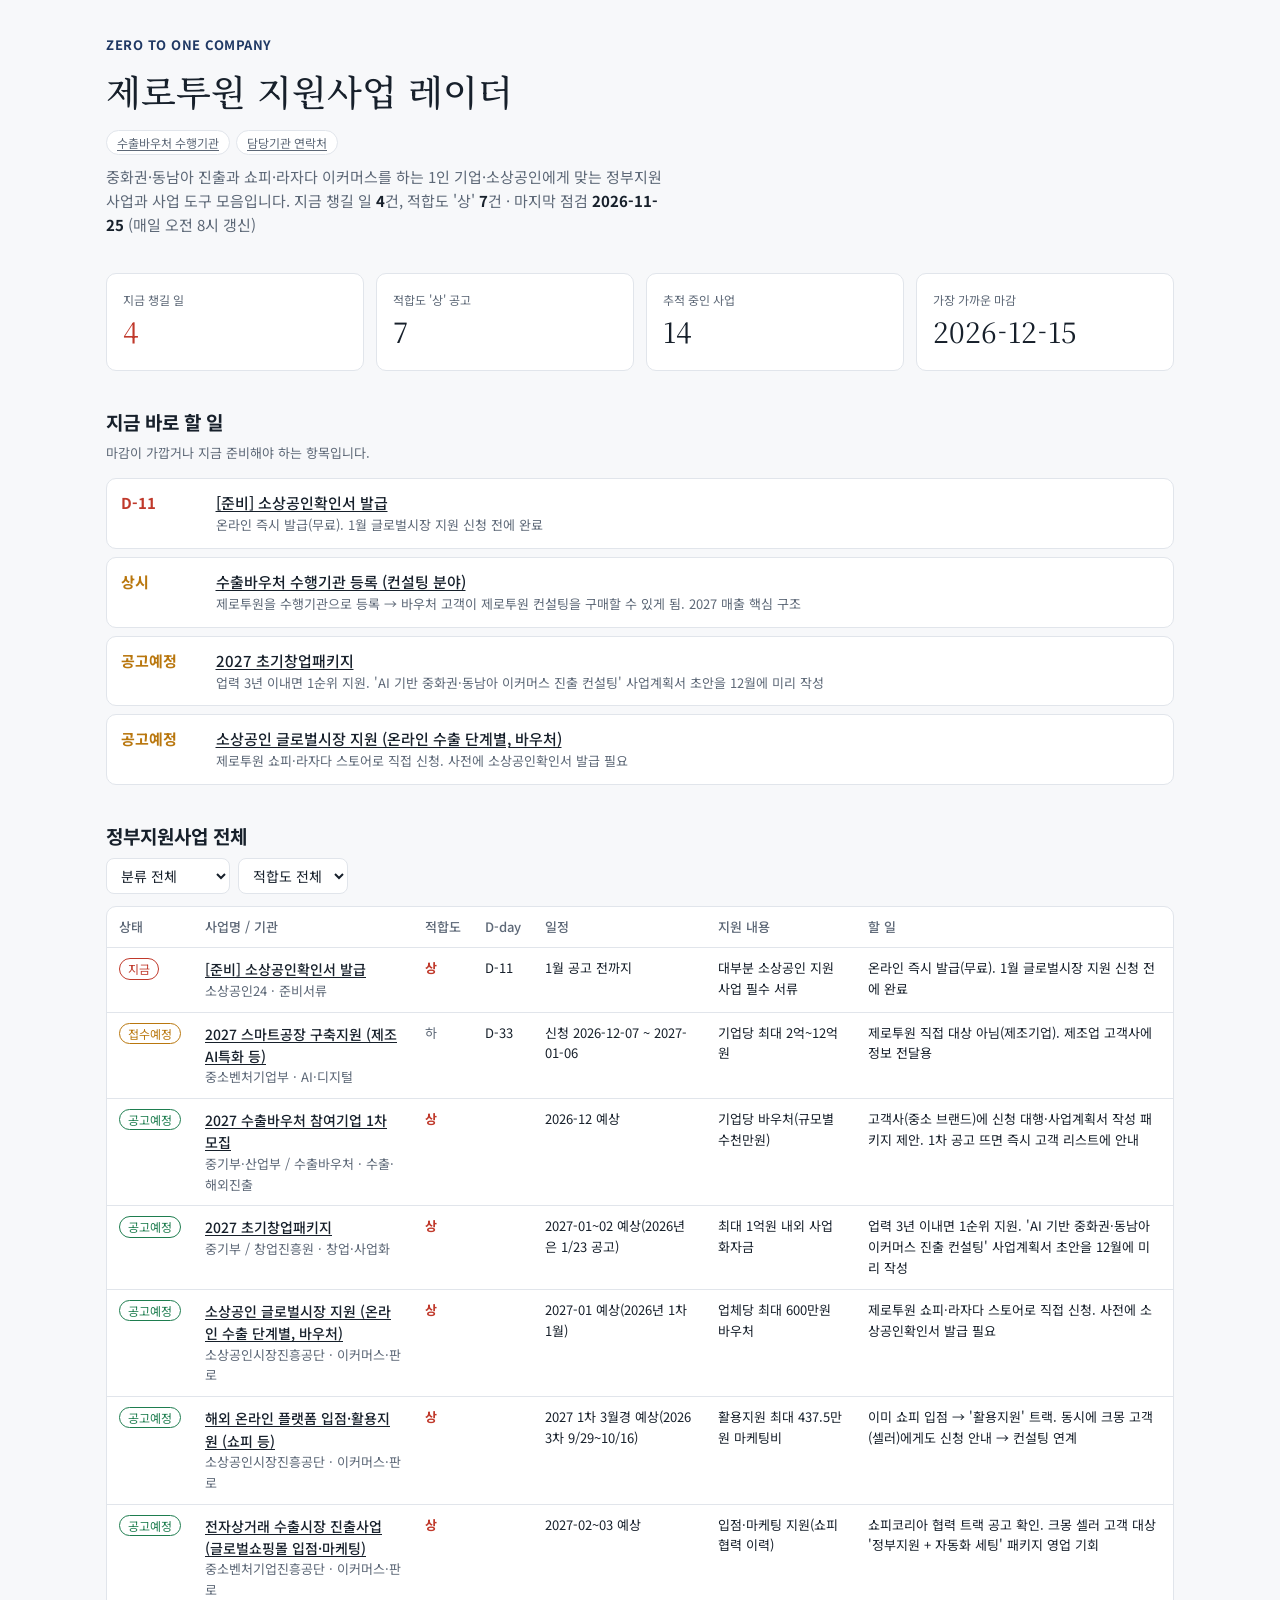
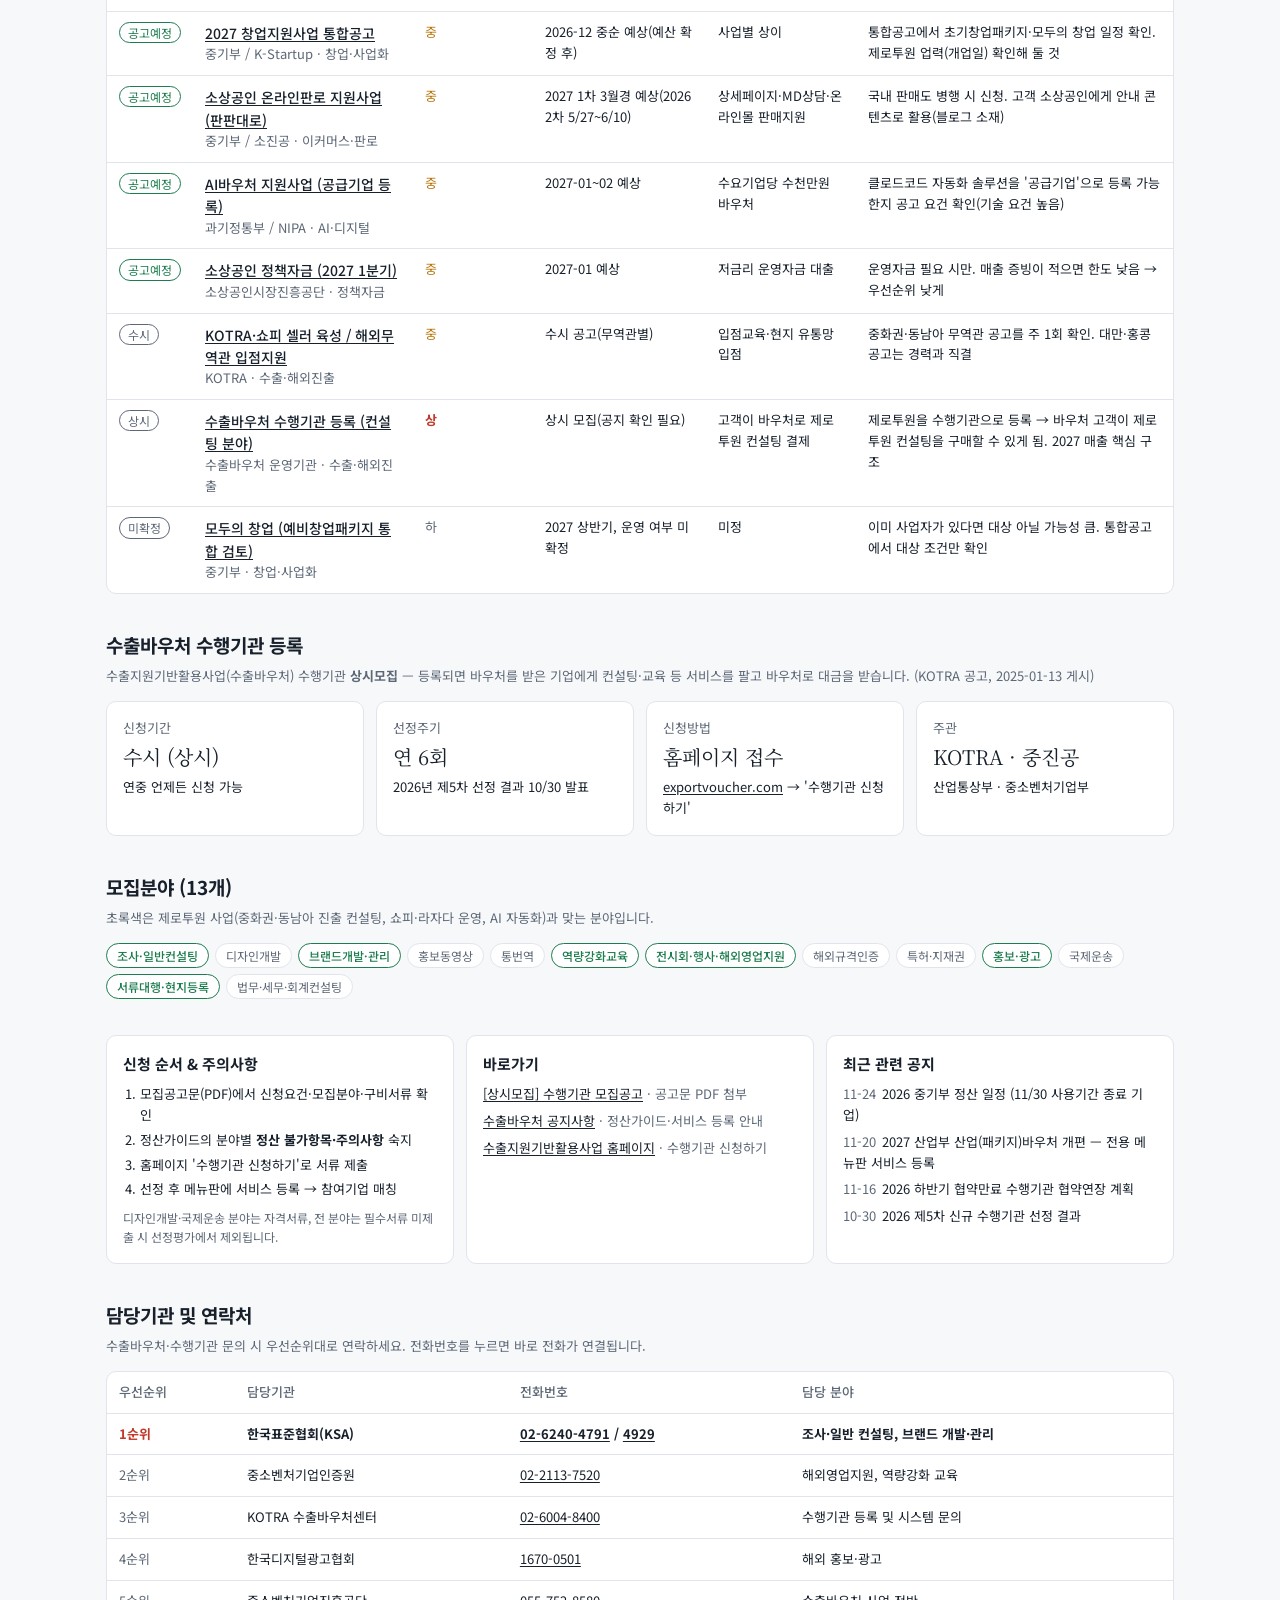
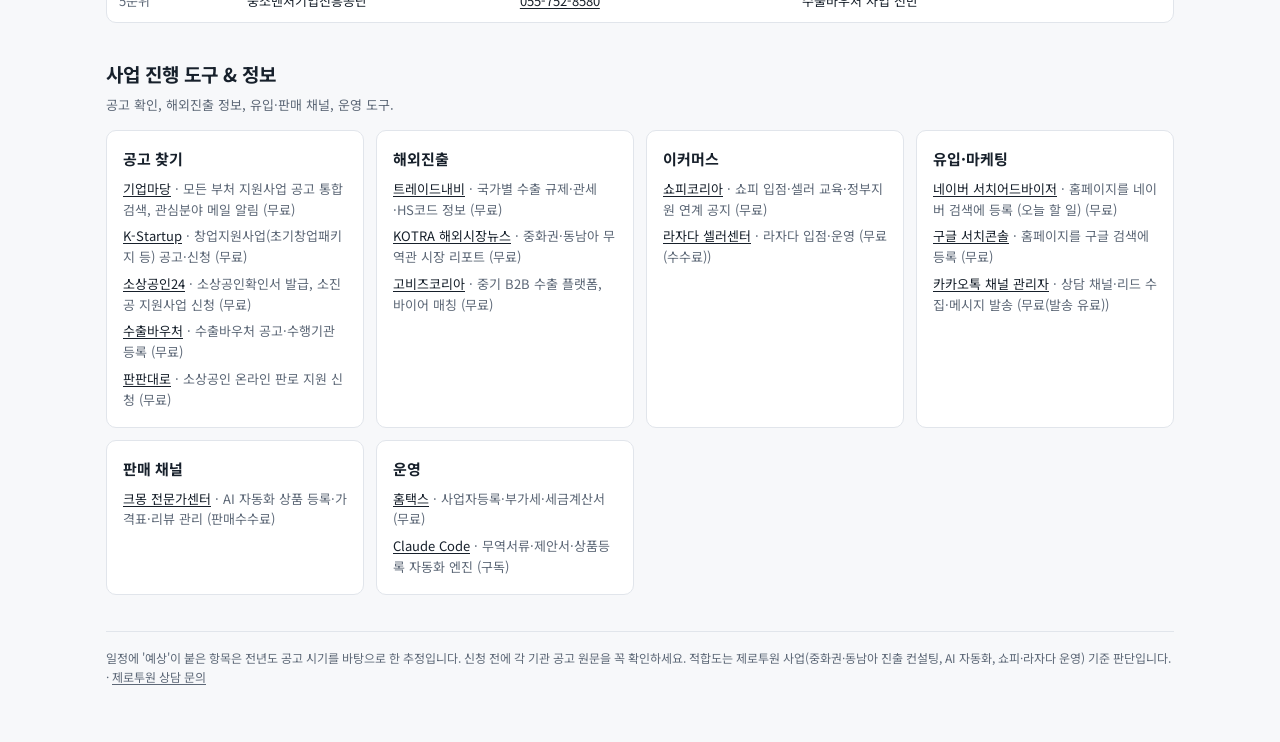
<file: radar/index.html>
<!doctype html>
<html lang="ko">
<head>
<meta charset="utf-8">
<meta name="viewport" content="width=device-width, initial-scale=1">
<title>제로투원 지원사업 레이더</title>
<meta name="description" content="중화권·동남아 진출, 쇼피·라자다 이커머스 1인 기업에 맞는 정부지원사업과 사업 도구 — 매일 오전 8시 갱신">
<link rel="preconnect" href="https://fonts.googleapis.com">
<link href="https://fonts.googleapis.com/css2?family=Noto+Sans+KR:wght@400;500;700&family=Noto+Serif+KR:wght@500&display=swap" rel="stylesheet">
<style>
  :root {
    --bg: #f7f8fa; --panel: #ffffff; --fg: #17202b; --muted: #5d6877; --line: #e1e5eb;
    --accent: #1f3864; --bad: #c0392b; --warn: #b9770e; --ok: #1e7d4f;
    --sans: "Noto Sans KR", system-ui, sans-serif; --serif: "Noto Serif KR", Georgia, serif;
  }
  @media (prefers-color-scheme: dark) {
    :root { --bg: #11161d; --panel: #18202a; --fg: #e8edf3; --muted: #9aa6b5; --line: #2a3441;
      --accent: #8fb0e8; --bad: #ff7b6b; --warn: #f0b44c; --ok: #5cc98f; color-scheme: dark; }
  }
  * { box-sizing: border-box; }
  body { margin: 0; background: var(--bg); color: var(--fg); font-family: var(--sans); font-size: 15px; line-height: 1.6; }
  .wrap { max-width: 1100px; margin: 0 auto; padding: 32px 16px 56px; display: flex; flex-direction: column; gap: 36px; }
  header .brand { font-size: 13px; color: var(--accent); font-weight: 700; letter-spacing: .04em; text-decoration: none; }
  h1 { font-family: var(--serif); font-weight: 500; font-size: clamp(26px, 4vw, 36px); margin: 6px 0 10px; }
  .lede { color: var(--muted); margin: 0; max-width: 70ch; }
  .lede b { color: var(--fg); font-variant-numeric: tabular-nums; }
  .tiles { display: grid; grid-template-columns: repeat(auto-fit, minmax(160px, 1fr)); gap: 12px; }
  .tile { background: var(--panel); border: 1px solid var(--line); border-radius: 10px; padding: 16px; }
  .tile .k { font-size: 12px; color: var(--muted); }
  .tile .v { font-family: var(--serif); font-size: 28px; font-variant-numeric: tabular-nums; }
  .tile.hot .v { color: var(--bad); }
  h2 { font-size: 19px; margin: 0 0 6px; }
  .sub { color: var(--muted); font-size: 13px; margin: 0 0 14px; }
  .todo { list-style: none; margin: 0; padding: 0; display: flex; flex-direction: column; gap: 8px; }
  .todo li { display: grid; grid-template-columns: 5.5em 1fr; gap: 12px; background: var(--panel); border: 1px solid var(--line); border-radius: 10px; padding: 12px 14px; }
  .todo li > div { min-width: 0; }
  .todo .d { font-weight: 700; color: var(--bad); font-variant-numeric: tabular-nums; }
  .todo .d.later { color: var(--warn); }
  .todo .t { font-weight: 500; }
  .todo .a { color: var(--muted); font-size: 13px; }
  .bar { display: flex; flex-wrap: wrap; gap: 8px; margin-bottom: 12px; }
  select { font: inherit; font-size: 14px; padding: 6px 10px; border: 1px solid var(--line); border-radius: 8px; background: var(--panel); color: var(--fg); }
  .tw { overflow-x: auto; border: 1px solid var(--line); border-radius: 10px; background: var(--panel); }
  table { width: 100%; border-collapse: collapse; font-size: 13px; min-width: 820px; }
  th { text-align: left; font-weight: 500; color: var(--muted); padding: 10px 12px; border-bottom: 1px solid var(--line); white-space: nowrap; }
  td { padding: 10px 12px; border-bottom: 1px solid var(--line); vertical-align: top; }
  tr:last-child td { border-bottom: 0; }
  td.num { white-space: nowrap; font-variant-numeric: tabular-nums; }
  .ttl { font-weight: 500; font-size: 14px; }
  .ag { color: var(--muted); }
  .pill { display: inline-block; padding: 0 8px; border-radius: 999px; border: 1px solid currentColor; font-size: 12px; white-space: nowrap; }
  .now { color: var(--bad); } .soon { color: var(--warn); } .plan { color: var(--ok); } .always { color: var(--muted); }
  .f상 { color: var(--bad); font-weight: 700; } .f중 { color: var(--warn); } .f하 { color: var(--muted); }
  a { color: inherit; text-underline-offset: 2px; }
  a:focus-visible, select:focus-visible { outline: 2px solid var(--accent); outline-offset: 2px; }
  .tools { display: grid; grid-template-columns: repeat(auto-fit, minmax(250px, 1fr)); gap: 12px; }
  .grp { background: var(--panel); border: 1px solid var(--line); border-radius: 10px; padding: 16px; min-width: 0; }
  .grp h3 { margin: 0 0 8px; font-size: 15px; }
  .grp ul { list-style: none; margin: 0; padding: 0; display: flex; flex-direction: column; gap: 6px; font-size: 13px; }
  .grp .c { color: var(--muted); }
  .ev { display: grid; grid-template-columns: repeat(auto-fit, minmax(230px, 1fr)); gap: 12px; }
  .ev .grp p { margin: 0; font-size: 13px; }
  .ev .big { font-family: var(--serif); font-size: 20px; margin: 2px 0 4px; }
  .chips { display: flex; flex-wrap: wrap; gap: 6px; }
  .chip { font-size: 12px; padding: 2px 10px; border-radius: 999px; border: 1px solid var(--line); background: var(--panel); color: var(--muted); }
  .chip.fit { border-color: var(--ok); color: var(--ok); font-weight: 500; }
  .steps { margin: 0; padding-left: 1.3em; font-size: 13px; display: flex; flex-direction: column; gap: 4px; }
  .notice { list-style: none; margin: 0; padding: 0; font-size: 13px; display: flex; flex-direction: column; gap: 6px; }
  .notice .dt { color: var(--muted); font-variant-numeric: tabular-nums; margin-right: 6px; }
  .contact table { min-width: 620px; }
  .contact td.rk { white-space: nowrap; color: var(--muted); font-variant-numeric: tabular-nums; }
  .contact tr.top td { font-weight: 700; }
  .contact tr.top td.rk { color: var(--bad); }
  .contact a.tel { white-space: nowrap; font-variant-numeric: tabular-nums; }
  .note { font-size: 12px; color: var(--muted); margin: 8px 0 0; }
  footer { color: var(--muted); font-size: 12px; border-top: 1px solid var(--line); padding-top: 16px; }
  .err { color: var(--bad); }
</style>
</head>
<body>
<div class="wrap">
  <header>
    <a class="brand" href="https://karma7000.github.io">ZERO TO ONE COMPANY</a>
    <h1>제로투원 지원사업 레이더</h1>
    <p class="chips" style="margin:0 0 10px"><a class="chip" href="#voucher">수출바우처 수행기관</a><a class="chip" href="#contacts">담당기관 연락처</a></p>
    <p class="lede">중화권·동남아 진출과 쇼피·라자다 이커머스를 하는 1인 기업·소상공인에게 맞는 정부지원사업과 사업 도구 모음입니다. 지금 챙길 일 <b id="l-urgent">—</b>건, 적합도 '상' <b id="l-high">—</b>건 · 마지막 점검 <b id="l-checked">—</b> (매일 오전 8시 갱신)</p>
  </header>

  <section class="tiles" aria-label="요약">
    <div class="tile hot"><div class="k">지금 챙길 일</div><div class="v" id="t-urgent">—</div></div>
    <div class="tile"><div class="k">적합도 '상' 공고</div><div class="v" id="t-high">—</div></div>
    <div class="tile"><div class="k">추적 중인 사업</div><div class="v" id="t-total">—</div></div>
    <div class="tile"><div class="k">가장 가까운 마감</div><div class="v" id="t-next">—</div></div>
  </section>

  <section>
    <h2>지금 바로 할 일</h2>
    <p class="sub">마감이 가깝거나 지금 준비해야 하는 항목입니다.</p>
    <ul class="todo" id="todo"></ul>
  </section>

  <section>
    <h2>정부지원사업 전체</h2>
    <div class="bar">
      <select id="cat" aria-label="분류"><option value="">분류 전체</option></select>
      <select id="fit" aria-label="적합도"><option value="">적합도 전체</option><option>상</option><option>중</option><option>하</option></select>
    </div>
    <div class="tw">
      <table>
        <thead><tr><th>상태</th><th>사업명 / 기관</th><th>적합도</th><th>D-day</th><th>일정</th><th>지원 내용</th><th>할 일</th></tr></thead>
        <tbody id="rows"><tr><td colspan="7">불러오는 중…</td></tr></tbody>
      </table>
    </div>
  </section>

  <section id="voucher">
    <h2>수출바우처 수행기관 등록</h2>
    <p class="sub">수출지원기반활용사업(수출바우처) 수행기관 <b>상시모집</b> — 등록되면 바우처를 받은 기업에게 컨설팅·교육 등 서비스를 팔고 바우처로 대금을 받습니다. (KOTRA 공고, 2025-01-13 게시)</p>
    <div class="ev">
      <div class="grp"><div class="k sub" style="margin:0">신청기간</div><div class="big">수시 (상시)</div><p>연중 언제든 신청 가능</p></div>
      <div class="grp"><div class="k sub" style="margin:0">선정주기</div><div class="big">연 6회</div><p>2026년 제5차 선정 결과 10/30 발표</p></div>
      <div class="grp"><div class="k sub" style="margin:0">신청방법</div><div class="big">홈페이지 접수</div><p><a href="https://www.exportvoucher.com" target="_blank" rel="noopener">exportvoucher.com</a> → '수행기관 신청하기'</p></div>
      <div class="grp"><div class="k sub" style="margin:0">주관</div><div class="big">KOTRA · 중진공</div><p>산업통상부 · 중소벤처기업부</p></div>
    </div>
  </section>

  <section>
    <h2>모집분야 (13개)</h2>
    <p class="sub">초록색은 제로투원 사업(중화권·동남아 진출 컨설팅, 쇼피·라자다 운영, AI 자동화)과 맞는 분야입니다.</p>
    <div class="chips">
      <span class="chip fit">조사·일반컨설팅</span><span class="chip">디자인개발</span><span class="chip fit">브랜드개발·관리</span><span class="chip">홍보동영상</span><span class="chip">통번역</span><span class="chip fit">역량강화교육</span><span class="chip fit">전시회·행사·해외영업지원</span><span class="chip">해외규격인증</span><span class="chip">특허·지재권</span><span class="chip fit">홍보·광고</span><span class="chip">국제운송</span><span class="chip fit">서류대행·현지등록</span><span class="chip">법무·세무·회계컨설팅</span>
    </div>
  </section>

  <section>
    <div class="tools">
      <div class="grp">
        <h3>신청 순서 & 주의사항</h3>
        <ol class="steps">
          <li>모집공고문(PDF)에서 신청요건·모집분야·구비서류 확인</li>
          <li>정산가이드의 분야별 <b>정산 불가항목·주의사항</b> 숙지</li>
          <li>홈페이지 '수행기관 신청하기'로 서류 제출</li>
          <li>선정 후 메뉴판에 서비스 등록 → 참여기업 매칭</li>
        </ol>
        <p class="note">디자인개발·국제운송 분야는 자격서류, 전 분야는 필수서류 미제출 시 선정평가에서 제외됩니다.</p>
      </div>
      <div class="grp">
        <h3>바로가기</h3>
        <ul>
          <li><a href="https://www.exportvoucher.com/portal/board/boardView?bbs_id=1&amp;ntt_id=8410" target="_blank" rel="noopener">[상시모집] 수행기관 모집공고</a><span class="c"> · 공고문 PDF 첨부</span></li>
          <li><a href="https://www.exportvoucher.com/portal/board/boardList?bbs_id=1" target="_blank" rel="noopener">수출바우처 공지사항</a><span class="c"> · 정산가이드·서비스 등록 안내</span></li>
          <li><a href="https://www.exportvoucher.com" target="_blank" rel="noopener">수출지원기반활용사업 홈페이지</a><span class="c"> · 수행기관 신청하기</span></li>
        </ul>
      </div>
      <div class="grp">
        <h3>최근 관련 공지</h3>
        <ul class="notice">
          <li><span class="dt">11-24</span>2026 중기부 정산 일정 (11/30 사용기간 종료 기업)</li>
          <li><span class="dt">11-20</span>2027 산업부 산업(패키지)바우처 개편 — 전용 메뉴판 서비스 등록</li>
          <li><span class="dt">11-16</span>2026 하반기 협약만료 수행기관 협약연장 계획</li>
          <li><span class="dt">10-30</span>2026 제5차 신규 수행기관 선정 결과</li>
        </ul>
      </div>
    </div>
  </section>

  <section id="contacts" class="contact">
    <h2>담당기관 및 연락처</h2>
    <p class="sub">수출바우처·수행기관 문의 시 우선순위대로 연락하세요. 전화번호를 누르면 바로 전화가 연결됩니다.</p>
    <div class="tw">
      <table>
        <thead><tr><th>우선순위</th><th>담당기관</th><th>전화번호</th><th>담당 분야</th></tr></thead>
        <tbody>
          <tr class="top"><td class="rk">1순위</td><td>한국표준협회(KSA)</td><td><a class="tel" href="tel:02-6240-4791">02-6240-4791</a> / <a class="tel" href="tel:02-6240-4929">4929</a></td><td>조사·일반 컨설팅, 브랜드 개발·관리</td></tr>
          <tr><td class="rk">2순위</td><td>중소벤처기업인증원</td><td><a class="tel" href="tel:02-2113-7520">02-2113-7520</a></td><td>해외영업지원, 역량강화 교육</td></tr>
          <tr><td class="rk">3순위</td><td>KOTRA 수출바우처센터</td><td><a class="tel" href="tel:02-6004-8400">02-6004-8400</a></td><td>수행기관 등록 및 시스템 문의</td></tr>
          <tr><td class="rk">4순위</td><td>한국디지털광고협회</td><td><a class="tel" href="tel:1670-0501">1670-0501</a></td><td>해외 홍보·광고</td></tr>
          <tr><td class="rk">5순위</td><td>중소벤처기업진흥공단</td><td><a class="tel" href="tel:055-752-8580">055-752-8580</a></td><td>수출바우처 사업 전반</td></tr>
        </tbody>
      </table>
    </div>
  </section>

  <section>
    <h2>사업 진행 도구 & 정보</h2>
    <p class="sub">공고 확인, 해외진출 정보, 유입·판매 채널, 운영 도구.</p>
    <div class="tools" id="tools"></div>
  </section>

  <footer>일정에 '예상'이 붙은 항목은 전년도 공고 시기를 바탕으로 한 추정입니다. 신청 전에 각 기관 공고 원문을 꼭 확인하세요. 적합도는 제로투원 사업(중화권·동남아 진출 컨설팅, AI 자동화, 쇼피·라자다 운영) 기준 판단입니다. · <a href="https://karma7000.github.io/contact.html">제로투원 상담 문의</a></footer>
</div>

<script>
(() => {
  const $ = (id) => document.getElementById(id);
  const el = (tag, cls, text) => { const e = document.createElement(tag); if (cls) e.className = cls; if (text != null) e.textContent = text; return e; };
  const safe = (u) => /^https?:\/\//.test(u || '') ? u : null;
  const link = (text, href) => { const u = safe(href); if (!u) return document.createTextNode(text); const a = el('a', null, text); a.href = u; a.target = '_blank'; a.rel = 'noopener'; return a; };
  const now = new Date(); const today = Date.UTC(now.getFullYear(), now.getMonth(), now.getDate());
  const dday = (d) => d ? Math.round((Date.parse(d) - today) / 86400000) : null;
  const fmt = (n) => n == null ? '' : n > 0 ? 'D-' + n : n === 0 ? 'D-DAY' : '마감';
  const pill = (s) => (s === '지금' || s === '접수중') ? 'now' : s === '접수예정' ? 'soon' : s === '공고예정' ? 'plan' : 'always';
  const ORDER = { '지금': 0, '접수중': 1, '접수예정': 2, '공고예정': 3, '수시': 4, '상시': 5, '미확정': 6 };
  const FIT = { '상': 0, '중': 1, '하': 2 };
  const v = '?v=' + new Date().toISOString().slice(0, 10);
  let data = [];

  function table() {
    const c = $('cat').value, f = $('fit').value, tb = $('rows');
    tb.replaceChildren();
    const rows = data.filter((r) => (!c || r.category === c) && (!f || r.fit === f))
      .sort((a, b) => (ORDER[a.status] ?? 9) - (ORDER[b.status] ?? 9) || (FIT[a.fit] ?? 9) - (FIT[b.fit] ?? 9));
    if (!rows.length) { const tr = el('tr'); const td = el('td', null, '조건에 맞는 사업이 없습니다.'); td.colSpan = 7; tr.append(td); tb.append(tr); return; }
    for (const r of rows) {
      const tr = el('tr');
      const s = el('td'); s.append(el('span', 'pill ' + pill(r.status), r.status));
      const t = el('td'); const tt = el('div', 'ttl'); tt.append(link(r.title, r.link)); t.append(tt, el('div', 'ag', r.agency + ' · ' + r.category));
      tr.append(s, t, el('td', 'f' + r.fit, r.fit), el('td', 'num', fmt(dday(r.deadline))), el('td', null, r.expected), el('td', null, r.amount), el('td', null, r.action));
      tb.append(tr);
    }
  }

  fetch('programs.json' + v).then((r) => r.json()).then((j) => {
    data = j.rows || [];
    const hot = data.filter((r) => r.kakao === 'Y');
    const dl = data.map((r) => r.deadline).filter(Boolean).sort();
    const ck = data.map((r) => r.checked).filter(Boolean).sort();
    const set = (ids, val) => ids.forEach((i) => { $(i).textContent = val; });
    set(['l-urgent', 't-urgent'], hot.length);
    set(['l-high', 't-high'], data.filter((r) => r.fit === '상').length);
    $('t-total').textContent = data.length;
    $('t-next').textContent = dl[0] || '없음';
    $('l-checked').textContent = ck[ck.length - 1] || '—';
    const ul = $('todo');
    hot.sort((a, b) => (a.deadline || '9999') < (b.deadline || '9999') ? -1 : 1).forEach((r) => {
      const li = el('li'); const n = dday(r.deadline);
      const d = el('span', 'd' + (n == null || n > 14 ? ' later' : ''), n == null ? r.status : fmt(n));
      const box = el('div'); const t = el('div', 't'); t.append(link(r.title, r.link)); box.append(t, el('div', 'a', r.action));
      li.append(d, box); ul.append(li);
    });
    if (!hot.length) ul.append(el('li', null, '지금 급한 일은 없습니다.'));
    [...new Set(data.map((r) => r.category))].forEach((c) => $('cat').append(new Option(c, c)));
    $('cat').onchange = table; $('fit').onchange = table;
    table();
  }).catch(() => { $('rows').replaceChildren(); const tr = el('tr'); const td = el('td', 'err', '공고 데이터를 불러오지 못했습니다. 잠시 후 새로고침해 주세요.'); td.colSpan = 7; tr.append(td); $('rows').append(tr); });

  fetch('tools.json' + v).then((r) => r.json()).then((j) => {
    const g = new Map();
    for (const r of j.rows || []) { if (!g.has(r.group)) g.set(r.group, []); g.get(r.group).push(r); }
    for (const [name, items] of g) {
      const card = el('div', 'grp'); card.append(el('h3', null, name));
      const ul = el('ul');
      for (const r of items) { const li = el('li'); li.append(link(r.name, r.link), el('span', 'c', ' · ' + r.use + ' (' + r.cost + ')')); ul.append(li); }
      card.append(ul); $('tools').append(card);
    }
  }).catch(() => { $('tools').append(el('p', 'err', '도구 목록을 불러오지 못했습니다.')); });
})();
</script>
</body>
</html>
</file>
